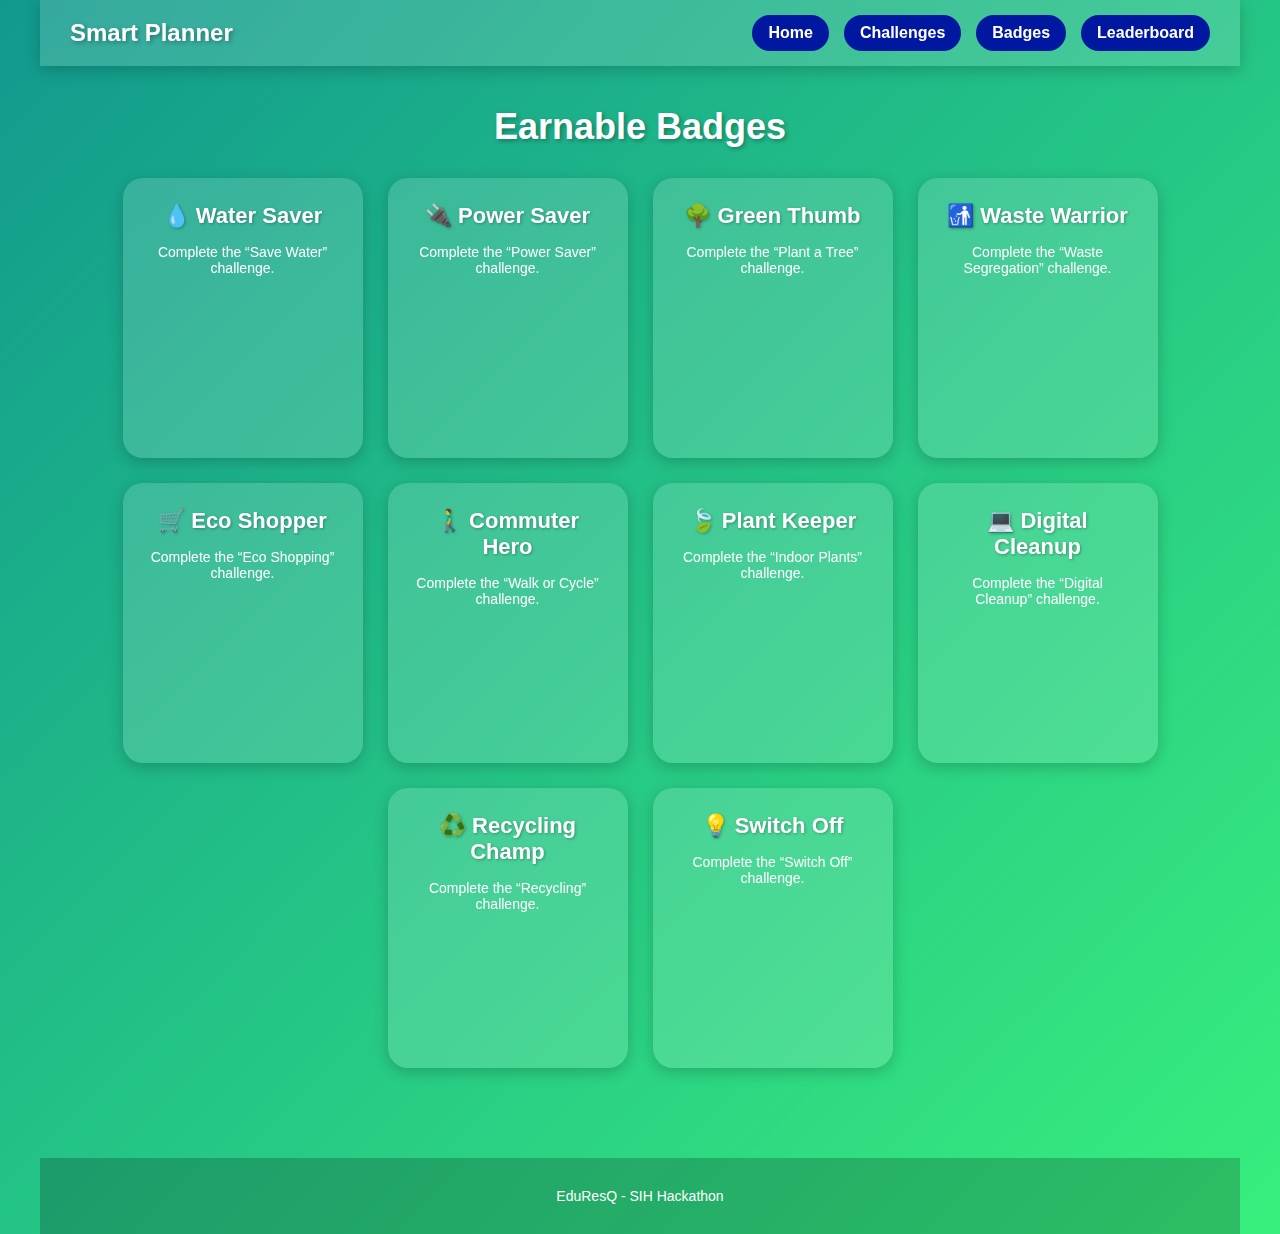
<file: badges.html>
<!DOCTYPE html>
<html lang="en">

<head>
  <meta charset="UTF-8">
  <meta name="viewport" content="width=device-width, initial-scale=1.0">
  <title>Smart Planner - Badges</title>
  <link rel="stylesheet" href="style.css">
</head>

<body>
  <header>
    <nav class="navbar">
      <h2>Smart Planner</h2>
      <div>
        <a href="index.html">Home</a>
        <a href="challenges.html">Challenges</a>
        <a href="badges.html">Badges</a>
        <a href="leaderboard.html">Leaderboard</a>
      </div>
    </nav>
  </header>

  <div class="container">
    <h2>Earnable Badges</h2>
    <div class="badge-grid">
      <div class="card">
        <h3>💧 Water Saver</h3>
        <p>Complete the “Save Water” challenge.</p>
      </div>

      <div class="card">
        <h3>🔌 Power Saver</h3>
        <p>Complete the “Power Saver” challenge.</p>
      </div>

      <div class="card">
        <h3>🌳 Green Thumb</h3>
        <p>Complete the “Plant a Tree” challenge.</p>
      </div>

      <div class="card">
        <h3>🚮 Waste Warrior</h3>
        <p>Complete the “Waste Segregation” challenge.</p>
      </div>

      <div class="card">
        <h3>🛒 Eco Shopper</h3>
        <p>Complete the “Eco Shopping” challenge.</p>
      </div>

      <div class="card">
        <h3>🚶‍♂️ Commuter Hero</h3>
        <p>Complete the “Walk or Cycle” challenge.</p>
      </div>

      <div class="card">
        <h3>🍃 Plant Keeper</h3>
        <p>Complete the “Indoor Plants” challenge.</p>
      </div>

      <div class="card">
        <h3>💻 Digital Cleanup</h3>
        <p>Complete the “Digital Cleanup” challenge.</p>
      </div>

      <div class="card">
        <h3>♻️ Recycling Champ</h3>
        <p>Complete the “Recycling” challenge.</p>
      </div>

      <div class="card">
        <h3>💡 Switch Off</h3>
        <p>Complete the “Switch Off” challenge.</p>
      </div>
    </div>
  </div>

  <footer>
        <p>EduResQ - SIH Hackathon</p>
  </footer>
</body>

</html>
</file>
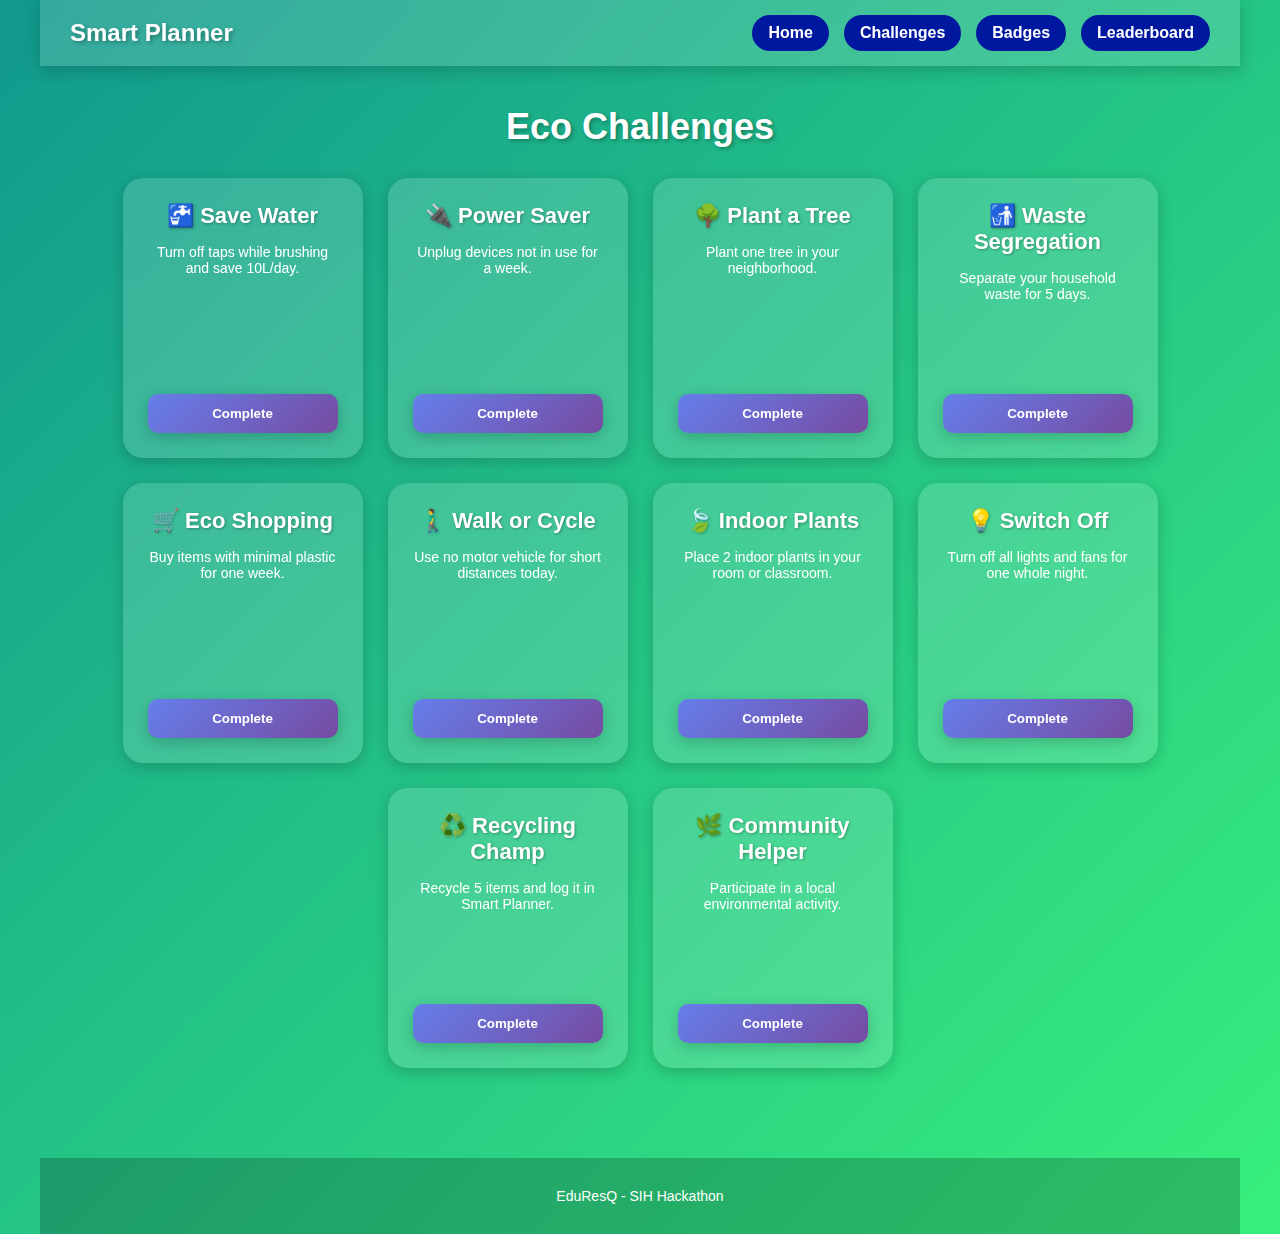
<file: challenges.html>
<!DOCTYPE html>
<html lang="en">

<head>
  <meta charset="UTF-8">
  <meta name="viewport" content="width=device-width, initial-scale=1.0">
  <title>Smart Planner - Challenges</title>
  <link rel="stylesheet" href="style.css">
</head>

<body>
  <header>
    <nav class="navbar">
      <h2>Smart Planner</h2>
      <div>
        <a href="index.html">Home</a>
        <a href="challenges.html">Challenges</a>
        <a href="badges.html">Badges</a>
        <a href="leaderboard.html">Leaderboard</a>
      </div>
    </nav>
  </header>

  <div class="container">
    <h2>Eco Challenges</h2>
    <div class="badge-grid">
      <div class="card">
        <h3>🚰 Save Water</h3>
        <p>Turn off taps while brushing and save 10L/day.</p>
        <button class="btn">Complete</button>
      </div>

      <div class="card">
        <h3>🔌 Power Saver</h3>
        <p>Unplug devices not in use for a week.</p>
        <button class="btn">Complete</button>
      </div>

      <div class="card">
        <h3>🌳 Plant a Tree</h3>
        <p>Plant one tree in your neighborhood.</p>
        <button class="btn">Complete</button>
      </div>

      <div class="card">
        <h3>🚮 Waste Segregation</h3>
        <p>Separate your household waste for 5 days.</p>
        <button class="btn">Complete</button>
      </div>

      <div class="card">
        <h3>🛒 Eco Shopping</h3>
        <p>Buy items with minimal plastic for one week.</p>
        <button class="btn">Complete</button>
      </div>

      <div class="card">
        <h3>🚶‍♂️ Walk or Cycle</h3>
        <p>Use no motor vehicle for short distances today.</p>
        <button class="btn">Complete</button>
      </div>

      <div class="card">
        <h3>🍃 Indoor Plants</h3>
        <p>Place 2 indoor plants in your room or classroom.</p>
        <button class="btn">Complete</button>
      </div>

      <div class="card">
        <h3>💡 Switch Off</h3>
        <p>Turn off all lights and fans for one whole night.</p>
        <button class="btn">Complete</button>
      </div>


      <div class="card">
        <h3>♻️ Recycling Champ</h3>
        <p>Recycle 5 items and log it in Smart Planner.</p>
        <button class="btn">Complete</button>
      </div>

      <div class="card">
        <h3>🌿 Community Helper</h3>
        <p>Participate in a local environmental activity.</p>
        <button class="btn">Complete</button>
      </div>
    </div>
  </div>

  <script>
    const buttons = document.querySelectorAll(".card .btn");

    buttons.forEach(function (button) {
      button.addEventListener("click", function () {
        this.classList.add("completed");
        this.innerText = "Completed";
        this.disabled = true;      
      });
    });
  </script>

  <footer>
        <p>EduResQ - SIH Hackathon</p>
  </footer>
</body>

</html>
</file>
<file: style.css>
* {
  margin: 0;
  padding: 0;
  box-sizing: border-box;
  font-family: "Poppins", sans-serif;
}

body {
  background: linear-gradient(135deg, #11998e, #38ef7d, #20bf6b);
  background-size: 200% 200%;
  animation: gradientShift 15s ease infinite;
  color: white;
  max-width: 1200px;
  margin: 0 auto;
  min-height: 100vh;
}

@keyframes gradientShift {
  0% { background-position: 0% 50%; }
  50% { background-position: 100% 50%; }
  100% { background-position: 0% 50%; }
}

.navbar {
  background: rgba(255, 255, 255, 0.15);
  backdrop-filter: blur(10px);
  padding: 15px 30px;
  display: flex;
  justify-content: space-between;
  align-items: center;
  box-shadow: 0 4px 15px rgba(0, 0, 0, 0.2);
  animation: slideDown 0.5s ease-out;
  flex-wrap: wrap;
  gap: 15px;
}

@keyframes slideDown {
  from {
    opacity: 0;
    transform: translateY(-20px);
  }
  to {
    opacity: 1;
    transform: translateY(0);
  }
}

.navbar h2 {
  font-size: 24px;
  text-shadow: 2px 2px 4px rgba(0, 0, 0, 0.3);
}

.navbar > div:first-of-type {
  display: flex;
  gap: 15px;
  flex-wrap: wrap;
}

.navbar a {
  color: white;
  text-decoration: none;
  font-weight: 600;
  padding: 8px 15px;
  border-radius: 20px; 
  background: rgba(0, 24, 159, 0.999);
  transition: all 0.3s ease;
  border: 1px solid transparent;
}

.navbar a:hover {
    color: rgb(19, 0, 0);
  background: rgb(0, 208, 255);
  border-color: #ffdd00; 
  transform: scale(1.05);
  box-shadow: 0 0 15px rgb(255, 238, 0);
}

.user-info {
  display: flex;
  align-items: center;
  gap: 15px;
}

.user-points {
  background: rgba(255, 215, 0, 0.2);
  padding: 8px 15px;
  border-radius: 20px;
  font-weight: bold;
  animation: pulse 2s infinite;
}

@keyframes pulse {
  0%, 100% { transform: scale(1); }
  50% { transform: scale(1.05); }
}

.logout-btn {
  background: linear-gradient(135deg, #eb3349, #f45c43);
  border: none;
  padding: 8px 15px;
  border-radius: 8px;
  color: white;
  font-weight: bold;
  cursor: pointer;
  transition: all 0.3s;
}

.logout-btn:hover {
  transform: scale(1.05);
  box-shadow: 0 0 15px rgba(235, 51, 73, 0.5);
}

.hero {
  text-align: center;
  padding: 60px 20px;
  animation: fadeInUp 0.8s ease-out;
}

@keyframes fadeInUp {
  from {
    opacity: 0;
    transform: translateY(30px);
  }
  to {
    opacity: 1;
    transform: translateY(0);
  }
}

.hero h1 {
  font-size: 48px;
  margin-bottom: 20px;
  text-shadow: 3px 3px 6px rgba(0, 0, 0, 0.3);
  animation: textGlow 3s ease-in-out infinite;
}

@keyframes textGlow {
  0%, 100% { text-shadow: 3px 3px 6px rgba(0, 0, 0, 0.3); }
  50% { text-shadow: 0 0 20px rgba(255, 255, 255, 0.5); }
}

.hero p {
  font-size: 20px;
  margin-bottom: 30px;
  animation: fadeIn 1s ease-out 0.3s both;
}

@keyframes fadeIn {
  from { opacity: 0; }
  to { opacity: 1; }
}

button,
.btn {
  background: linear-gradient(135deg, #667eea, #764ba2);
  border: none;
  padding: 12px 25px;
  border-radius: 10px;
  color: white;
  font-weight: bold;
  cursor: pointer;
  transition: all 0.3s;
  text-decoration: none;
  display: inline-block;
  box-shadow: 0 4px 15px rgba(0, 0, 0, 0.2);
}

.btn.completed {
  background: linear-gradient(135deg, #56ab2f, #a8e063);
  cursor: default;
  animation: successPulse 0.5s ease-out;
}

@keyframes successPulse {
  0% { transform: scale(1); }
  50% { transform: scale(1.1); }
  100% { transform: scale(1); }
}

button:hover:not(.completed):not(:disabled),
.btn:hover:not(.completed) {
  transform: scale(1.08);
  box-shadow: 0 6px 25px rgba(102, 126, 234, 0.4);
}

button:active,
.btn:active {
  transform: scale(0.98);
}

button:disabled {
  opacity: 0.7;
  cursor: not-allowed;
}

.container {
  padding: 40px 20px;
  text-align: center;
  animation: fadeInUp 0.6s ease-out;
}

.container h2 {
  font-size: 36px;
  margin-bottom: 20px;
  text-shadow: 2px 2px 4px rgba(0, 0, 0, 0.3);
}

.container h3 {
  font-size: 24px;
  margin-bottom: 15px;
  text-shadow: 1px 1px 3px rgba(0, 0, 0, 0.3);
}

.badge-grid {
  display: flex;
  flex-wrap: wrap;
  justify-content: center;
  gap: 25px;
  margin-top: 30px;
}

.card {
  background: rgba(255, 255, 255, 0.15);
  backdrop-filter: blur(10px);
  padding: 25px;
  border-radius: 20px;
  width: 240px;
  min-height: 280px;
  display: flex;
  flex-direction: column;
  justify-content: space-between;
  transition: all 0.4s;
  text-align: center;
  font-size: 16px;
  box-shadow: 0 4px 15px rgba(0, 0, 0, 0.2);
  animation: cardSlideIn 0.5s ease-out;
  animation-fill-mode: both;
}

@keyframes cardSlideIn {
  from {
    opacity: 0;
    transform: translateY(20px);
  }
  to {
    opacity: 1;
    transform: translateY(0);
  }
}

.card:nth-child(1) { animation-delay: 0.1s; }
.card:nth-child(2) { animation-delay: 0.2s; }
.card:nth-child(3) { animation-delay: 0.3s; }
.card:nth-child(4) { animation-delay: 0.4s; }
.card:nth-child(5) { animation-delay: 0.5s; }
.card:nth-child(6) { animation-delay: 0.6s; }
.card:nth-child(7) { animation-delay: 0.7s; }
.card:nth-child(8) { animation-delay: 0.8s; }
.card:nth-child(9) { animation-delay: 0.9s; }
.card:nth-child(10) { animation-delay: 1s; }

.card:hover {
  transform: translateY(-15px) scale(1.03);
  box-shadow: 0 10px 30px rgba(255, 255, 255, 0.3);
  background: rgba(255, 255, 255, 0.25);
}

.card h3 {
  font-size: 22px;
  margin-bottom: 15px;
}

.card p {
  font-size: 14px;
  margin-bottom: 20px;
  flex-grow: 1;
}

.card .points {
  color: #ffd700;
  font-weight: bold;
  font-size: 16px;
  margin-bottom: 10px;
}

.card.earned {
  background: rgba(255, 215, 0, 0.2);
  border: 2px solid #ffd700;
}

.card.locked {
  opacity: 0.6;
  background: rgba(100, 100, 100, 0.15);
}

.leaderboard {
  max-width: 600px;
  margin: 0 auto;
  text-align: left;
}

.leaderboard ul {
  list-style: none;
  padding-left: 0;
}

.leaderboard li {
  background: rgba(255, 255, 255, 0.15);
  backdrop-filter: blur(10px);
  padding: 18px 25px;
  border-radius: 15px;
  margin-bottom: 15px;
  display: flex;
  justify-content: space-between;
  font-weight: bold;
  transition: all 0.4s;
  box-shadow: 0 4px 15px rgba(0, 0, 0, 0.2);
  animation: cardSlideIn 0.5s ease-out;
  animation-fill-mode: both;
}

.leaderboard li:nth-child(1) { animation-delay: 0.1s; }
.leaderboard li:nth-child(2) { animation-delay: 0.2s; }
.leaderboard li:nth-child(3) { animation-delay: 0.3s; }
.leaderboard li:nth-child(4) { animation-delay: 0.4s; }
.leaderboard li:nth-child(5) { animation-delay: 0.5s; }
.leaderboard li:nth-child(6) { animation-delay: 0.6s; }

.leaderboard li:hover {
  background: rgba(255, 255, 255, 0.3);
  transform: scale(1.05);
  box-shadow: 0 6px 25px rgba(255, 255, 255, 0.3);
}

.leaderboard li.current-user {
  background: rgba(255, 215, 0, 0.2);
  border: 2px solid #ffd700;
}

/* Badge Modal */
.modal {
  display: none;
  position: fixed;
  z-index: 1000;
  left: 0;
  top: 0;
  width: 100%;
  height: 100%;
  background: rgba(0, 0, 0, 0.7);
  animation: fadeIn 0.3s ease-out;
}

.modal.active {
  display: flex;
  justify-content: center;
  align-items: center;
}

.modal-content {
  background: linear-gradient(135deg, #667eea, #764ba2);
  padding: 40px;
  border-radius: 20px;
  text-align: center;
  box-shadow: 0 10px 40px rgba(0, 0, 0, 0.5);
  animation: bounceIn 0.6s ease-out;
  max-width: 400px;
}

@keyframes bounceIn {
  0% {
    opacity: 0;
    transform: scale(0.3);
  }
  50% {
    transform: scale(1.05);
  }
  100% {
    opacity: 1;
    transform: scale(1);
  }
}

.modal-content h2 {
  font-size: 32px;
  margin-bottom: 20px;
}

.modal-content .badge-icon {
  font-size: 80px;
  margin: 20px 0;
  animation: rotate 1s ease-in-out;
}

@keyframes rotate {
  0% { transform: rotate(0deg) scale(0); }
  50% { transform: rotate(180deg) scale(1.2); }
  100% { transform: rotate(360deg) scale(1); }
}

.modal-content p {
  font-size: 18px;
  margin-bottom: 20px;
}

.close-modal {
  background: white;
  color: #667eea;
  padding: 12px 30px;
  border: none;
  border-radius: 10px;
  font-weight: bold;
  cursor: pointer;
  transition: all 0.3s;
}

.close-modal:hover {
  transform: scale(1.1);
  box-shadow: 0 5px 20px rgba(255, 255, 255, 0.5);
}

footer {
  text-align: center;
  padding: 30px;
  margin-top: 50px;
  background: rgba(0, 0, 0, 0.2);
  font-size: 14px;
}

@media (max-width: 768px) {
  body {
    width: 100%;
    padding: 0 10px;
  }

  .hero h1 {
    font-size: 32px;
  }

  .badge-grid {
    flex-direction: column;
    align-items: center;
  }

  .card {
    width: 90%;
  }

  .leaderboard {
    width: 100%;
  }

  .navbar {
    flex-direction: column;
    gap: 15px;
  }

  .navbar > div:first-of-type {
    display: flex;
    flex-wrap: wrap;
    justify-content: center;
    gap: 10px;
  }

  .user-info {
    flex-wrap: wrap;
    justify-content: center;
  }
}
</file>
